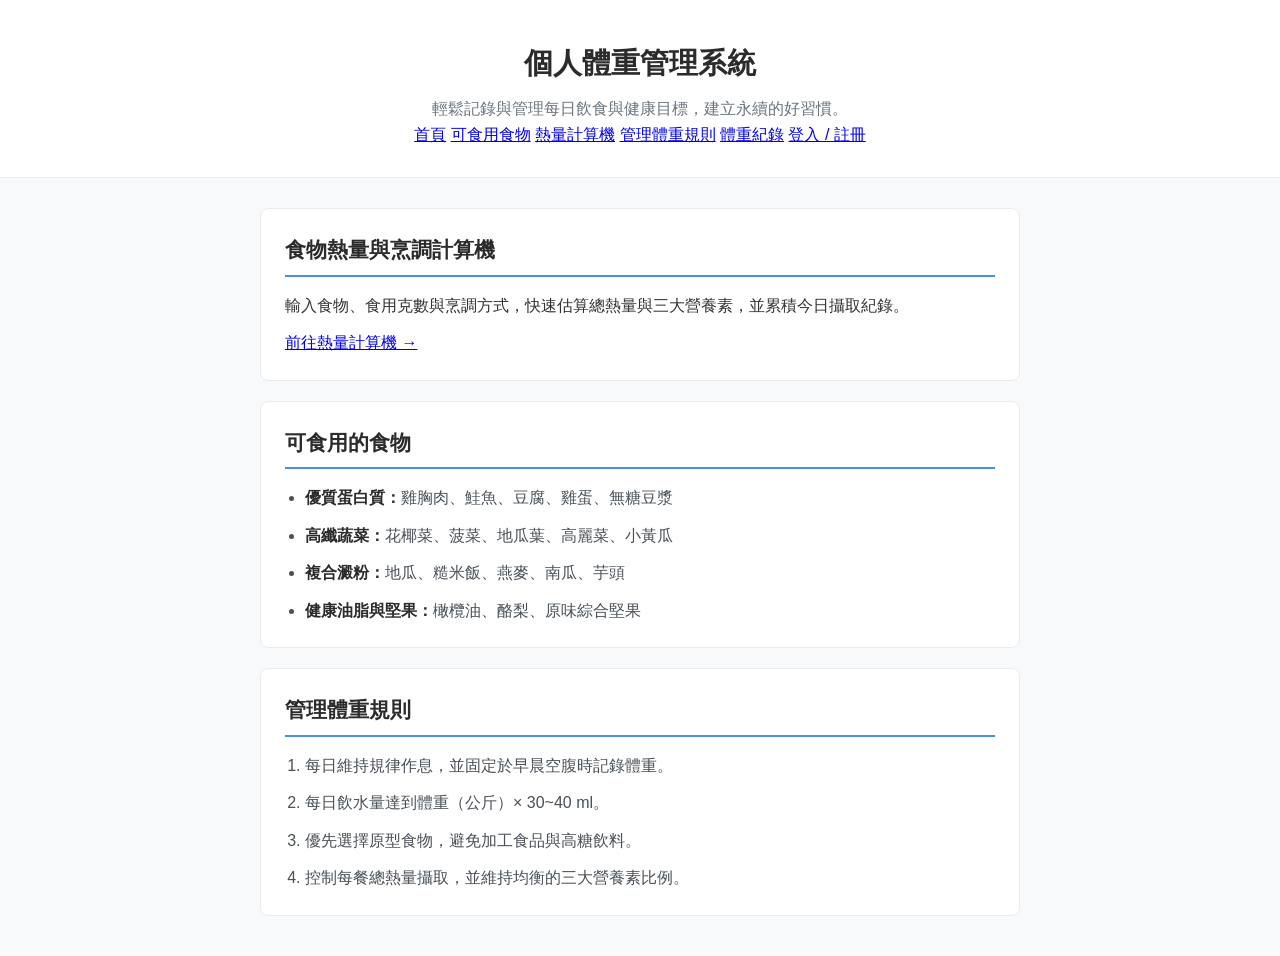
<file: index.html>
<!DOCTYPE html>
<html lang="zh-TW">
<head>
    <meta charset="UTF-8">
    <meta name="viewport" content="width=device-width, initial-scale=1.0">
    <title>個人體重管理系統</title>
    <link rel="stylesheet" href="style.css">
</head>
<body>

    <header class="header">
        <div class="container">
            <h1 class="site-title">個人體重管理系統</h1>
            <p class="tagline">輕鬆記錄與管理每日飲食與健康目標，建立永續的好習慣。</p>
            <nav class="nav-bar">
                <a href="index.html" class="nav-link active">首頁</a>
                <a href="food.html" class="nav-link">可食用食物</a>
                <a href="calculator.html" class="nav-link">熱量計算機</a>
                <a href="rules.html" class="nav-link">管理體重規則</a>
                <a href="record.html" class="nav-link">體重紀錄</a>
                <a href="login.html" class="nav-link">登入 / 註冊</a>
            </nav>
        </div>
    </header>

    <main class="container content">

        <!-- 熱量計算機快捷入口 -->
        <section class="card">
            <h2>食物熱量與烹調計算機</h2>
            <p>輸入食物、食用克數與烹調方式，快速估算總熱量與三大營養素，並累積今日攝取紀錄。</p>
            <p style="margin-top: 12px;">
                <a href="calculator.html" class="nav-link active" style="display: inline-block;">前往熱量計算機 →</a>
            </p>
        </section>

        <!-- 可食用的食物 -->
        <section class="card">
            <h2>可食用的食物</h2>
            <ul class="food-list">
                <li>
                    <strong>優質蛋白質：</strong>雞胸肉、鮭魚、豆腐、雞蛋、無糖豆漿
                </li>
                <li>
                    <strong>高纖蔬菜：</strong>花椰菜、菠菜、地瓜葉、高麗菜、小黃瓜
                </li>
                <li>
                    <strong>複合澱粉：</strong>地瓜、糙米飯、燕麥、南瓜、芋頭
                </li>
                <li>
                    <strong>健康油脂與堅果：</strong>橄欖油、酪梨、原味綜合堅果
                </li>
            </ul>
        </section>

        <!-- 管理體重規則 -->
        <section class="card">
            <h2>管理體重規則</h2>
            <ol class="rules-list">
                <li>每日維持規律作息，並固定於早晨空腹時記錄體重。</li>
                <li>每日飲水量達到體重（公斤）× 30~40 ml。</li>
                <li>優先選擇原型食物，避免加工食品與高糖飲料。</li>
                <li>控制每餐總熱量攝取，並維持均衡的三大營養素比例。</li>
            </ol>
        </section>

    </main>

    <script>
        document.addEventListener('DOMContentLoaded', () => {
            console.log('個人體重管理系統首頁載入完成');
        });
    </script>
</body>
</html>
</file>
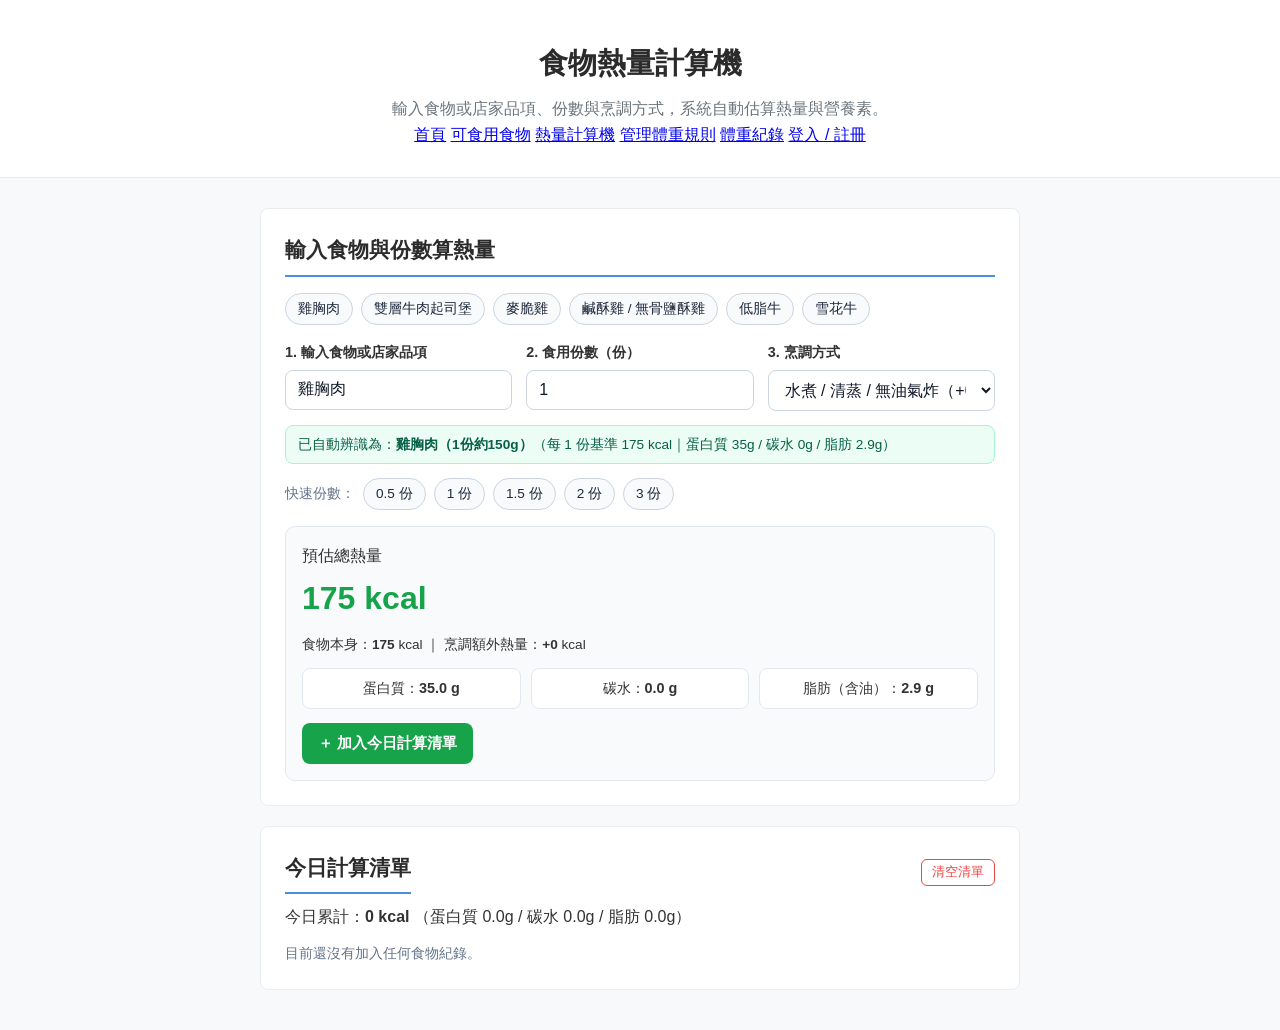
<file: calculator.html>
<!DOCTYPE html>
<html lang="zh-TW">
<head>
    <meta charset="UTF-8">
    <meta name="viewport" content="width=device-width, initial-scale=1.0">
    <title>食物熱量計算機 - 個人體重管理系統</title>
    <link rel="stylesheet" href="style.css">
    <style>
        .calc-grid {
            display: grid;
            grid-template-columns: repeat(auto-fit, minmax(220px, 1fr));
            gap: 14px;
            margin-bottom: 14px;
        }
        .form-group {
            display: flex;
            flex-direction: column;
            gap: 6px;
        }
        .form-group label {
            font-size: 0.9rem;
            font-weight: 600;
        }
        .form-group input,
        .form-group select {
            padding: 10px 12px;
            border: 1px solid #cbd5e1;
            border-radius: 8px;
            font-size: 1rem;
            background: #fff;
            color: #111827;
        }
        .match-badge {
            font-size: 0.85rem;
            padding: 8px 12px;
            border-radius: 8px;
            margin-bottom: 14px;
            background: #ecfdf5;
            border: 1px solid #a7f3d0;
            color: #065f46;
        }
        .match-badge.fallback {
            background: #fffbeb;
            border-color: #fde68a;
            color: #92400e;
        }
        .preset-row {
            display: flex;
            flex-wrap: wrap;
            gap: 8px;
            margin-bottom: 16px;
        }
        .btn-chip {
            padding: 6px 12px;
            border: 1px solid #cbd5e1;
            border-radius: 999px;
            background: #f8fafc;
            color: #1e293b;
            font-size: 0.85rem;
            cursor: pointer;
        }
        .btn-chip:hover {
            background: #2563eb;
            color: #fff;
            border-color: #2563eb;
        }
        .result-box {
            background: #f8fafc;
            border: 1px solid #e2e8f0;
            border-radius: 10px;
            padding: 16px;
            margin-top: 12px;
        }
        .total-cal {
            font-size: 2rem;
            font-weight: 700;
            color: #16a34a;
            margin: 4px 0 10px;
        }
        .macro-summary {
            display: grid;
            grid-template-columns: repeat(3, 1fr);
            gap: 10px;
            margin-bottom: 14px;
            text-align: center;
        }
        .macro-item {
            background: #fff;
            border: 1px solid #e2e8f0;
            border-radius: 8px;
            padding: 8px;
            font-size: 0.9rem;
        }
        .btn-primary {
            padding: 10px 16px;
            border: none;
            border-radius: 8px;
            background: #16a34a;
            color: #fff;
            font-size: 0.95rem;
            font-weight: 600;
            cursor: pointer;
        }
        .btn-primary:hover {
            background: #15803d;
        }
        .btn-danger-sm {
            padding: 4px 10px;
            border: 1px solid #ef4444;
            border-radius: 6px;
            background: transparent;
            color: #ef4444;
            font-size: 0.8rem;
            cursor: pointer;
        }
        .log-item {
            display: flex;
            justify-content: space-between;
            align-items: center;
            padding: 10px 12px;
            border-bottom: 1px solid #e2e8f0;
            gap: 12px;
        }
        .log-item:last-child {
            border-bottom: none;
        }
    </style>
</head>
<body>

    <header class="header">
        <div class="container">
            <h1 class="site-title">食物熱量計算機</h1>
            <p class="tagline">輸入食物或店家品項、份數與烹調方式，系統自動估算熱量與營養素。</p>
            <nav class="nav-bar">
                <a href="index.html" class="nav-link">首頁</a>
                <a href="food.html" class="nav-link">可食用食物</a>
                <a href="calculator.html" class="nav-link active">熱量計算機</a>
                <a href="rules.html" class="nav-link">管理體重規則</a>
                <a href="record.html" class="nav-link">體重紀錄</a>
                <a href="login.html" class="nav-link">登入 / 註冊</a>
            </nav>
        </div>
    </header>

    <main class="container content">
        <section class="card">
            <h2>輸入食物與份數算熱量</h2>

            <div class="preset-row" id="quickFoods"></div>

            <div class="calc-grid">
                <div class="form-group">
                    <label for="foodInput">1. 輸入食物或店家品項</label>
                    <input type="text" id="foodInput" list="foodDatalist" placeholder="例如：雙層牛肉起司堡、麥脆雞、鹹酥雞、雪花牛、低脂牛..." value="雞胸肉">
                    <datalist id="foodDatalist"></datalist>
                </div>

                <div class="form-group">
                    <label for="servingsInput">2. 食用份數（份）</label>
                    <input type="number" id="servingsInput" min="0.5" step="0.5" value="1">
                </div>

                <div class="form-group">
                    <label for="cookMethod">3. 烹調方式</label>
                    <select id="cookMethod">
                        <option value="boil">水煮 / 清蒸 / 無油氣炸（+0 kcal / 份）</option>
                        <option value="pan_light">乾煎 / 少油炒（+35 kcal / 份）</option>
                        <option value="stir_braise">一般炒 / 紅燒 / 滷味（+85 kcal / 份）</option>
                        <option value="deep_fry">油炸 / 裹粉炸（+210 kcal / 份）</option>
                    </select>
                </div>
            </div>

            <div id="matchStatus" class="match-badge"></div>

            <div class="preset-row">
                <span style="font-size: 0.85rem; color: #64748b; align-self: center;">快速份數：</span>
                <button type="button" class="btn-chip" onclick="setServings(0.5)">0.5 份</button>
                <button type="button" class="btn-chip" onclick="setServings(1)">1 份</button>
                <button type="button" class="btn-chip" onclick="setServings(1.5)">1.5 份</button>
                <button type="button" class="btn-chip" onclick="setServings(2)">2 份</button>
                <button type="button" class="btn-chip" onclick="setServings(3)">3 份</button>
            </div>

            <div class="result-box">
                <div>預估總熱量</div>
                <div class="total-cal"><span id="totalCal">175</span> kcal</div>
                <div style="font-size: 0.85rem; margin-bottom: 12px;">
                    食物本身：<strong id="rawCal">175</strong> kcal ｜ 烹調額外熱量：<strong id="extraCal">+0</strong> kcal
                </div>

                <div class="macro-summary">
                    <div class="macro-item">蛋白質：<strong><span id="totalPro">35.0</span> g</strong></div>
                    <div class="macro-item">碳水：<strong><span id="totalCarb">0.0</span> g</strong></div>
                    <div class="macro-item">脂肪（含油）：<strong><span id="totalFat">2.9</span> g</strong></div>
                </div>

                <button type="button" class="btn-primary" id="addBtn">＋ 加入今日計算清單</button>
            </div>
        </section>

        <section class="card">
            <div style="display: flex; justify-content: space-between; align-items: center; margin-bottom: 10px;">
                <h2 style="margin: 0;">今日計算清單</h2>
                <button type="button" class="btn-danger-sm" id="clearBtn">清空清單</button>
            </div>
            <p style="margin-bottom: 12px;">
                今日累計：<strong><span id="dayTotalCal">0</span> kcal</strong>
                （蛋白質 <span id="dayTotalPro">0</span>g / 碳水 <span id="dayTotalCarb">0</span>g / 脂肪 <span id="dayTotalFat">0</span>g）
            </p>
            <div id="logList"></div>
        </section>
    </main>

    <script>
        // 內建資料庫（以「每 1 份」為基準估算熱量與三大營養素）
        const FOOD_DB = [
            // 基礎食材
            { name: "雞胸肉（1份約150g）", keywords: ["雞胸", "舒肥雞", "7-11雞胸", "超商雞胸"], cal: 175, p: 35.0, c: 0, f: 2.9 },
            { name: "雞腿肉去皮（1份約140g）", keywords: ["去皮雞腿", "雞腿排"], cal: 215, p: 27.3, c: 0, f: 11.5 },
            { name: "帶皮雞腿肉（1份約150g）", keywords: ["雞腿", "大雞腿", "棒棒腿"], cal: 320, p: 26.0, c: 0, f: 23.4 },
            { name: "豬里肌瘦肉（1份約120g）", keywords: ["豬里肌", "豬肉片", "瘦豬肉"], cal: 175, p: 25.8, c: 0, f: 7.2 },
            { name: "豬五花 / 控肉（1份約120g）", keywords: ["五花肉", "三層肉", "控肉", "爌肉"], cal: 455, p: 15.6, c: 0, f: 43.2 },
            { name: "牛腱 / 牛板腱（1份約120g）", keywords: ["牛腱", "牛肉", "牛排", "沙朗"], cal: 175, p: 25.2, c: 0, f: 7.4 },
            { name: "鮭魚（1份約140g）", keywords: ["鮭魚肚", "鮭魚排"], cal: 290, p: 28.0, c: 0, f: 18.8 },
            { name: "雞蛋（1顆/份）", keywords: ["水煮蛋", "荷包蛋", "茶葉蛋", "溏心蛋", "蛋", "7-11茶葉蛋"], cal: 75, p: 6.5, c: 0.8, f: 5.0 },
            { name: "板豆腐（1份約150g）", keywords: ["傳統豆腐", "豆腐"], cal: 130, p: 12.8, c: 3.5, f: 7.5 },
            { name: "無糖豆漿（1杯/份約300ml）", keywords: ["豆漿"], cal: 95, p: 10.2, c: 3.6, f: 4.5 },
            { name: "白飯（1碗/份約150g）", keywords: ["米飯", "飯", "白米飯"], cal: 275, p: 4.7, c: 61.5, f: 0.5 },
            { name: "糙米飯 / 五穀飯（1碗/份約150g）", keywords: ["糙米", "五穀飯", "紫米飯"], cal: 230, p: 5.0, c: 49.2, f: 1.7 },
            { name: "地瓜（1條/份約150g）", keywords: ["番薯", "烤地瓜", "蒸地瓜", "地瓜"], cal: 185, p: 2.1, c: 43.5, f: 0.3 },
            { name: "燕麥片（1份約40g乾重）", keywords: ["大燕麥片", "麥片", "燕麥"], cal: 155, p: 5.3, c: 27.1, f: 2.6 },
            { name: "花椰菜 / 高麗菜 / 青菜（1份約120g）", keywords: ["花椰菜", "高麗菜", "青江菜", "菠菜", "地瓜葉", "青菜", "燙青菜"], cal: 30, p: 2.2, c: 6.2, f: 0.4 },

            // 50嵐
            { name: "50嵐 純茶（1杯/份）", keywords: ["50嵐", "50嵐純茶", "50嵐綠茶", "50嵐紅茶", "50嵐四季春", "50嵐黃金烏龍"], cal: 150, p: 0, c: 37.5, f: 0 },
            { name: "50嵐 拿鐵系列（1杯/份）", keywords: ["50嵐拿鐵", "四季拿鐵", "黃金烏龍拿鐵", "阿華田拿鐵"], cal: 285, p: 11.0, c: 35.0, f: 9.8 },
            { name: "50嵐 珍珠奶茶 / 奶綠（1杯/份）", keywords: ["50嵐珍奶", "50嵐珍珠奶茶", "珍珠奶茶", "波霸奶茶", "50嵐波霸"], cal: 560, p: 6.0, c: 97.5, f: 16.0 },
            { name: "50嵐 冰淇淋紅茶 / 綠茶（1杯/份）", keywords: ["50嵐冰淇淋", "冰淇淋紅茶", "冰淇淋綠茶"], cal: 340, p: 4.0, c: 56.0, f: 10.5 },

            // 7-11
            { name: "7-11 關東煮（1份/串）", keywords: ["7-11關東煮", "關東煮", "711關東煮", "黑輪", "甜不辣"], cal: 110, p: 5.5, c: 12.0, f: 4.2 },
            { name: "7-11 肉包 / 饅頭（1個/份）", keywords: ["7-11肉包", "7-11饅頭", "叉燒包", "肉包", "黑糖饅頭"], cal: 235, p: 7.2, c: 38.0, f: 5.5 },
            { name: "7-11 麵包 / 吐司（1份）", keywords: ["7-11麵包", "7-11吐司", "吐司", "夾心麵包"], cal: 295, p: 7.8, c: 46.0, f: 8.5 },

            // 麥當勞
            { name: "麥當勞 雙層牛肉起司堡（1份）", keywords: ["雙層牛肉起司堡", "雙層牛肉吉士堡", "雙層吉士堡", "麥當勞雙牛堡"], cal: 460, p: 25.0, c: 33.0, f: 25.0 },
            { name: "麥當勞 麥脆雞（1塊/份）", keywords: ["麥脆雞", "麥脆鷄", "麥當勞炸雞", "脆雞腿", "脆雞翅", "脆雞排"], cal: 255, p: 16.5, c: 11.5, f: 15.8 },
            { name: "麥當勞 漢堡 / 滿福堡類（1份）", keywords: ["麥當勞漢堡", "滿福堡", "豬肉滿福堡", "麥香雞", "麥香魚"], cal: 370, p: 16.5, c: 38.0, f: 16.5 },
            { name: "麥當勞 薯條 / 薯餅（1份）", keywords: ["麥當勞薯條", "薯條", "薯餅", "麥當勞薯餅"], cal: 320, p: 4.0, c: 39.0, f: 16.5 },
            { name: "麥當勞 麥克雞塊（1份）", keywords: ["麥克雞塊", "雞塊", "麥當勞雞塊"], cal: 290, p: 16.0, c: 16.5, f: 17.5 },
            { name: "麥當勞 蘋果派 / 甜品（1份）", keywords: ["蘋果派", "麥當勞蘋果派", "奶昔"], cal: 260, p: 2.8, c: 35.5, f: 12.0 },

            // 台灣炸物店常見品項
            { name: "炸物店 鹹酥雞 / 無骨鹽酥雞（1份）", keywords: ["鹹酥雞", "鹽酥雞", "無骨鹹酥雞", "炸雞丁", "炸物", "炸物店"], cal: 340, p: 22.0, c: 13.0, f: 22.0 },
            { name: "炸物店 雞排 / 脆皮雞排（1片/份）", keywords: ["雞排", "脆皮雞排", "香雞排", "炸雞排"], cal: 580, p: 36.0, c: 25.0, f: 37.0 },
            { name: "炸物店 甜不辣（1份）", keywords: ["炸甜不辣", "甜不辣"], cal: 240, p: 7.5, c: 24.0, f: 12.5 },
            { name: "炸物店 米血糕（1份）", keywords: ["炸米血", "米血糕", "豬血糕"], cal: 205, p: 5.5, c: 31.0, f: 6.5 },
            { name: "炸物店 四季豆 / 炸青菜（1份）", keywords: ["炸四季豆", "四季豆", "炸青菜", "炸花椰菜", "炸菇"], cal: 185, p: 3.8, c: 11.5, f: 13.8 },
            { name: "炸物店 百頁豆腐（1份）", keywords: ["炸百頁", "百頁豆腐", "百頁"], cal: 250, p: 12.0, c: 6.0, f: 19.5 },
            { name: "炸物店 魷魚腳 / 花枝丸（1份）", keywords: ["炸魷魚", "魷魚腳", "花枝丸", "炸花枝"], cal: 260, p: 15.5, c: 16.0, f: 15.0 },

            // 八方雲集
            { name: "八方雲集 鍋貼（1份約10顆）", keywords: ["八方鍋貼", "鍋貼", "招牌鍋貼", "韭菜鍋貼", "韓式鍋貼"], cal: 640, p: 22.0, c: 68.0, f: 31.0 },
            { name: "八方雲集 水餃（1份約10顆）", keywords: ["八方水餃", "水餃", "招牌水餃", "韭菜水餃", "鮮蝦水餃"], cal: 540, p: 21.0, c: 62.0, f: 22.5 },
            { name: "八方雲集 乾麵 / 湯麵（1碗/份）", keywords: ["八方乾麵", "八方湯麵", "麻醬麵", "酸辣湯麵", "榨菜肉絲麵"], cal: 410, p: 13.5, c: 58.0, f: 13.5 },
            { name: "八方雲集 湯品 / 小菜（1份）", keywords: ["八方酸辣湯", "八方玉米濃湯", "酸辣湯", "玉米濃湯", "滷蛋"], cal: 135, p: 5.5, c: 15.0, f: 5.5 },

            // 便當店
            { name: "便當 炸排骨 / 炸雞腿飯（1個/份）", keywords: ["炸排骨便當", "炸排骨", "炸雞腿飯", "炸雞腿便當", "排骨飯", "雞腿飯", "便當"], cal: 850, p: 32.0, c: 98.0, f: 35.0 },
            { name: "便當 滷肉 / 控肉 / 豬腳飯（1個/份）", keywords: ["控肉飯", "滷肉飯", "豬腳飯", "腿庫飯"], cal: 820, p: 29.0, c: 92.0, f: 36.0 },
            { name: "便當 烤/滷/瘦肉便當（1個/份）", keywords: ["烤雞腿便當", "滷雞腿便當", "紅燒排骨便當", "牛肉燴飯", "咖哩雞飯"], cal: 690, p: 34.0, c: 86.0, f: 22.0 },

            // 錢都涮涮鍋
            { name: "錢都 低脂牛（1份肉盤）", keywords: ["低脂牛", "錢都低脂牛", "瘦牛肉片"], cal: 195, p: 28.0, c: 0.6, f: 8.8 },
            { name: "錢都 雪花牛（1份肉盤）", keywords: ["雪花牛", "錢都雪花牛", "牛五花", "培根牛"], cal: 475, p: 18.2, c: 0.6, f: 44.2 },
            { name: "錢都 低脂雞肉 / 海鮮鍋食材（1份）", keywords: ["錢都雞肉", "錢都海鮮", "錢都低脂雞肉", "錢都虱目魚"], cal: 180, p: 23.0, c: 9.0, f: 5.2 },
            { name: "錢都 培根豬 / 霜降鍋食材（1份）", keywords: ["錢都", "錢都涮涮鍋", "培根豬", "霜降豬", "火鍋"], cal: 310, p: 17.5, c: 11.0, f: 21.5 }
        ];

        // 烹調方式設定：每 1 份額外增加的油脂克數與碳水克數
        const COOK_MAP = {
            boil: { label: "水煮/清蒸", extraFatPerServing: 0, extraCarbPerServing: 0 },
            pan_light: { label: "乾煎/少油炒", extraFatPerServing: 3.8, extraCarbPerServing: 0 },
            stir_braise: { label: "一般炒/紅燒/滷", extraFatPerServing: 7.5, extraCarbPerServing: 4.0 },
            deep_fry: { label: "油炸/裹粉", extraFatPerServing: 18.0, extraCarbPerServing: 12.0 }
        };

        const foodInput = document.getElementById("foodInput");
        const servingsInput = document.getElementById("servingsInput");
        const cookSelect = document.getElementById("cookMethod");
        const quickFoodsEl = document.getElementById("quickFoods");
        const datalistEl = document.getElementById("foodDatalist");
        const matchStatusEl = document.getElementById("matchStatus");
        const logListEl = document.getElementById("logList");

        let logs = JSON.parse(localStorage.getItem("weight_sys_food_logs") || "[]");

        function findFoodInfo(rawQuery) {
            const q = rawQuery.trim().toLowerCase();
            if (!q) {
                return { matched: false, name: "未輸入食物", cal: 0, p: 0, c: 0, f: 0 };
            }

            let found = FOOD_DB.find(item => item.name.toLowerCase() === q);
            if (!found) {
                found = FOOD_DB.find(item => {
                    const cleanName = item.name.split("（")[0].toLowerCase();
                    return cleanName.includes(q) || q.includes(cleanName);
                });
            }
            if (!found) {
                found = FOOD_DB.find(item =>
                    item.keywords.some(kw => kw.toLowerCase().includes(q) || q.includes(kw.toLowerCase()))
                );
            }

            if (found) {
                return {
                    matched: true,
                    matchedName: found.name,
                    cal: found.cal,
                    p: found.p,
                    c: found.c,
                    f: found.f
                };
            }

            return {
                matched: false,
                matchedName: rawQuery.trim(),
                cal: 220,
                p: 12.0,
                c: 22.0,
                f: 8.5
            };
        }

        function initFoods() {
            const quickList = [
                "雞胸肉（1份約150g）",
                "麥當勞 雙層牛肉起司堡（1份）",
                "麥當勞 麥脆雞（1塊/份）",
                "炸物店 鹹酥雞 / 無骨鹽酥雞（1份）",
                "錢都 低脂牛（1份肉盤）",
                "錢都 雪花牛（1份肉盤）"
            ];
            FOOD_DB.forEach(item => {
                const opt = document.createElement("option");
                opt.value = item.name;
                datalistEl.appendChild(opt);
            });

            quickList.forEach(name => {
                const btn = document.createElement("button");
                btn.type = "button";
                btn.className = "btn-chip";
                btn.textContent = name.split("（")[0].replace(/^(麥當勞|炸物店|錢都)\s*/, "");
                btn.onclick = () => {
                    foodInput.value = name;
                    calcNow();
                };
                quickFoodsEl.appendChild(btn);
            });
        }

        function setServings(s) {
            servingsInput.value = s;
            calcNow();
        }

        function calcNow() {
            const query = foodInput.value.trim();
            const servings = Math.max(0, parseFloat(servingsInput.value) || 0);
            const cook = COOK_MAP[cookSelect.value] || COOK_MAP.boil;

            const info = findFoodInfo(query);

            if (!query) {
                matchStatusEl.className = "match-badge fallback";
                matchStatusEl.textContent = "請在上方輸入食物或店家品項，系統會自動帶入每份熱量基準。";
            } else if (info.matched) {
                matchStatusEl.className = "match-badge";
                matchStatusEl.innerHTML = `已自動辨識為：<strong>${info.matchedName}</strong>（每 1 份基準 ${info.cal} kcal｜蛋白質 ${info.p}g / 碳水 ${info.c}g / 脂肪 ${info.f}g）`;
            } else {
                matchStatusEl.className = "match-badge fallback";
                matchStatusEl.innerHTML = `資料庫無「<strong>${query}</strong>」精確資料，已採用一般單份平均值（每份約 220 kcal）自動估算。`;
            }

            const extraFat = cook.extraFatPerServing * servings;
            const extraCarb = cook.extraCarbPerServing * servings;
            const rawCal = info.cal * servings;
            const extraCal = extraFat * 9 + extraCarb * 4;
            const totalCal = rawCal + extraCal;

            const totalP = info.p * servings;
            const totalC = info.c * servings + extraCarb;
            const totalF = info.f * servings + extraFat;

            document.getElementById("totalCal").textContent = Math.round(totalCal);
            document.getElementById("rawCal").textContent = Math.round(rawCal);
            document.getElementById("extraCal").textContent = `+${Math.round(extraCal)}`;
            document.getElementById("totalPro").textContent = totalP.toFixed(1);
            document.getElementById("totalCarb").textContent = totalC.toFixed(1);
            document.getElementById("totalFat").textContent = totalF.toFixed(1);

            return {
                name: query || "未命名食物",
                servings,
                cookLabel: cook.label,
                cal: Math.round(totalCal),
                p: parseFloat(totalP.toFixed(1)),
                c: parseFloat(totalC.toFixed(1)),
                f: parseFloat(totalF.toFixed(1))
            };
        }

        function renderLogs() {
            logListEl.innerHTML = "";
            let sumCal = 0, sumP = 0, sumC = 0, sumF = 0;

            if (logs.length === 0) {
                logListEl.innerHTML = `<p style="color:#64748b; font-size:0.9rem;">目前還沒有加入任何食物紀錄。</p>`;
            } else {
                logs.forEach((item, index) => {
                    sumCal += item.cal;
                    sumP += item.p;
                    sumC += item.c;
                    sumF += item.f;

                    const div = document.createElement("div");
                    div.className = "log-item";
                    div.innerHTML = `
                        <div>
                            <strong>${item.name}</strong>（${item.servings} 份 · ${item.cookLabel}）
                            <div style="font-size:0.82rem; color:#475569;">
                                蛋白質 ${item.p}g / 碳水 ${item.c}g / 脂肪 ${item.f}g
                            </div>
                        </div>
                        <div style="display:flex; align-items:center; gap:10px;">
                            <strong>${item.cal} kcal</strong>
                            <button type="button" class="btn-danger-sm" onclick="removeLog(${index})">刪除</button>
                        </div>
                    `;
                    logListEl.appendChild(div);
                });
            }

            document.getElementById("dayTotalCal").textContent = Math.round(sumCal);
            document.getElementById("dayTotalPro").textContent = sumP.toFixed(1);
            document.getElementById("dayTotalCarb").textContent = sumC.toFixed(1);
            document.getElementById("dayTotalFat").textContent = sumF.toFixed(1);
            localStorage.setItem("weight_sys_food_logs", JSON.stringify(logs));
        }

        function removeLog(i) {
            logs.splice(i, 1);
            renderLogs();
        }

        [foodInput, servingsInput, cookSelect].forEach(el => {
            el.addEventListener("input", calcNow);
            el.addEventListener("change", calcNow);
        });

        document.getElementById("addBtn").addEventListener("click", () => {
            const data = calcNow();
            if (!foodInput.value.trim() || data.servings <= 0) return;
            logs.unshift(data);
            renderLogs();
        });

        document.getElementById("clearBtn").addEventListener("click", () => {
            logs = [];
            renderLogs();
        });

        initFoods();
        calcNow();
        renderLogs();
    </script>
</body>
</html>
</file>
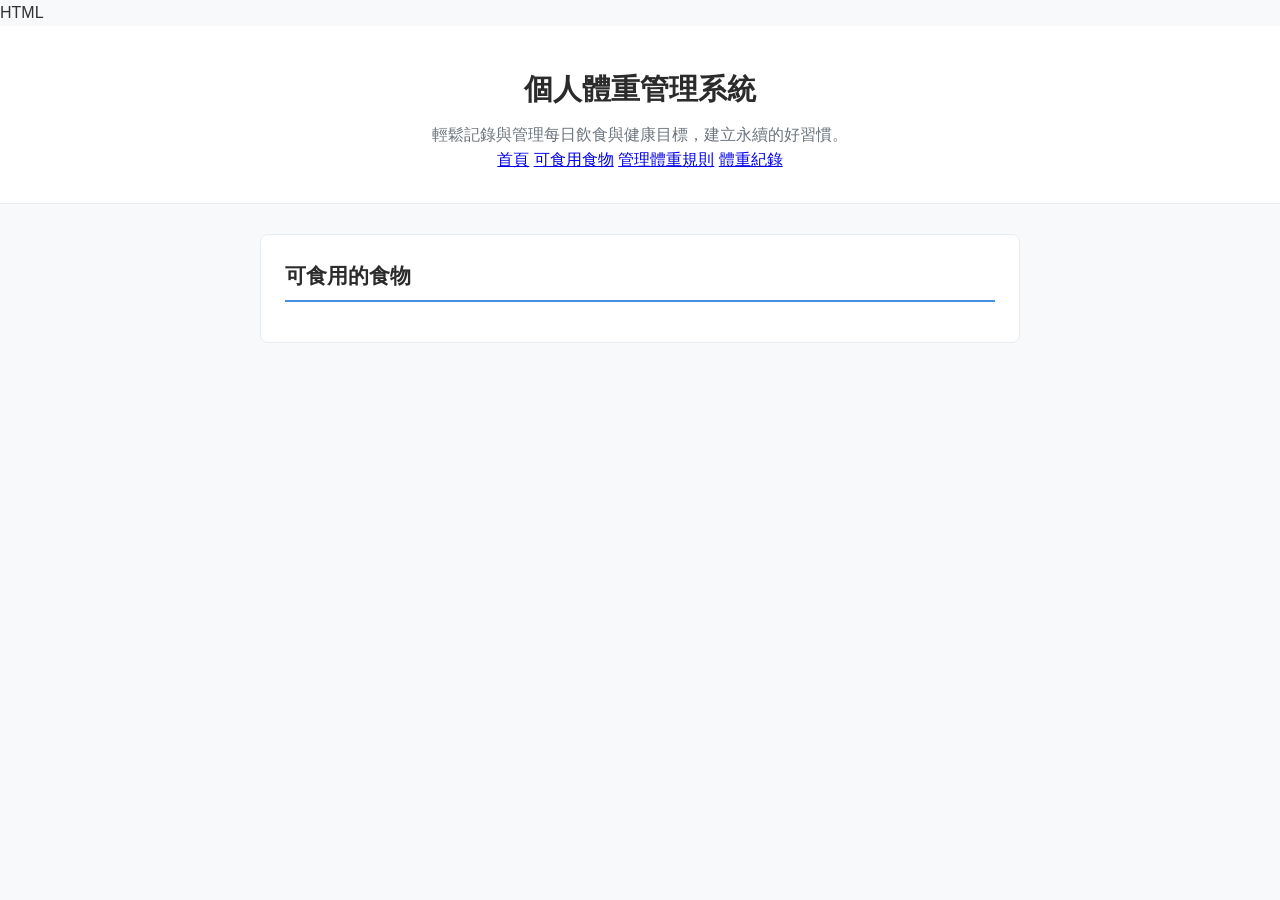
<file: food.html>
HTML
<!DOCTYPE html>
<html lang="zh-TW">
<head>
    <meta charset="UTF-8">
    <meta name="viewport" content="width=device-width, initial-scale=1.0">
    <title>個人體重管理系統 - 可食用食物</title>
    <link rel="stylesheet" href="style.css">
</head>
<body>

    <header class="header">
        <div class="container">
            <h1 class="site-title">個人體重管理系統</h1>
            <p class="tagline">輕鬆記錄與管理每日飲食與健康目標，建立永續的好習慣。</p>
            <nav class="nav-bar">
                <a href="index.html" class="nav-link">首頁</a>
                <a href="food.html" class="nav-link active">可食用食物</a>
                <a href="rules.html" class="nav-link">管理體重規則</a>
                <a href="record.html" class="nav-link">體重紀錄</a>
            </nav>
        </div>
    </header>

    <main class="container content">
        <section class="card">
            <h2>可食用的食物</h2>
        </section>
    </main>

    <script>
        document.addEventListener('DOMContentLoaded', () => {
            console.log('可食用食物頁面載入完成');
        });
    </script>
</body>
</html>
</file>
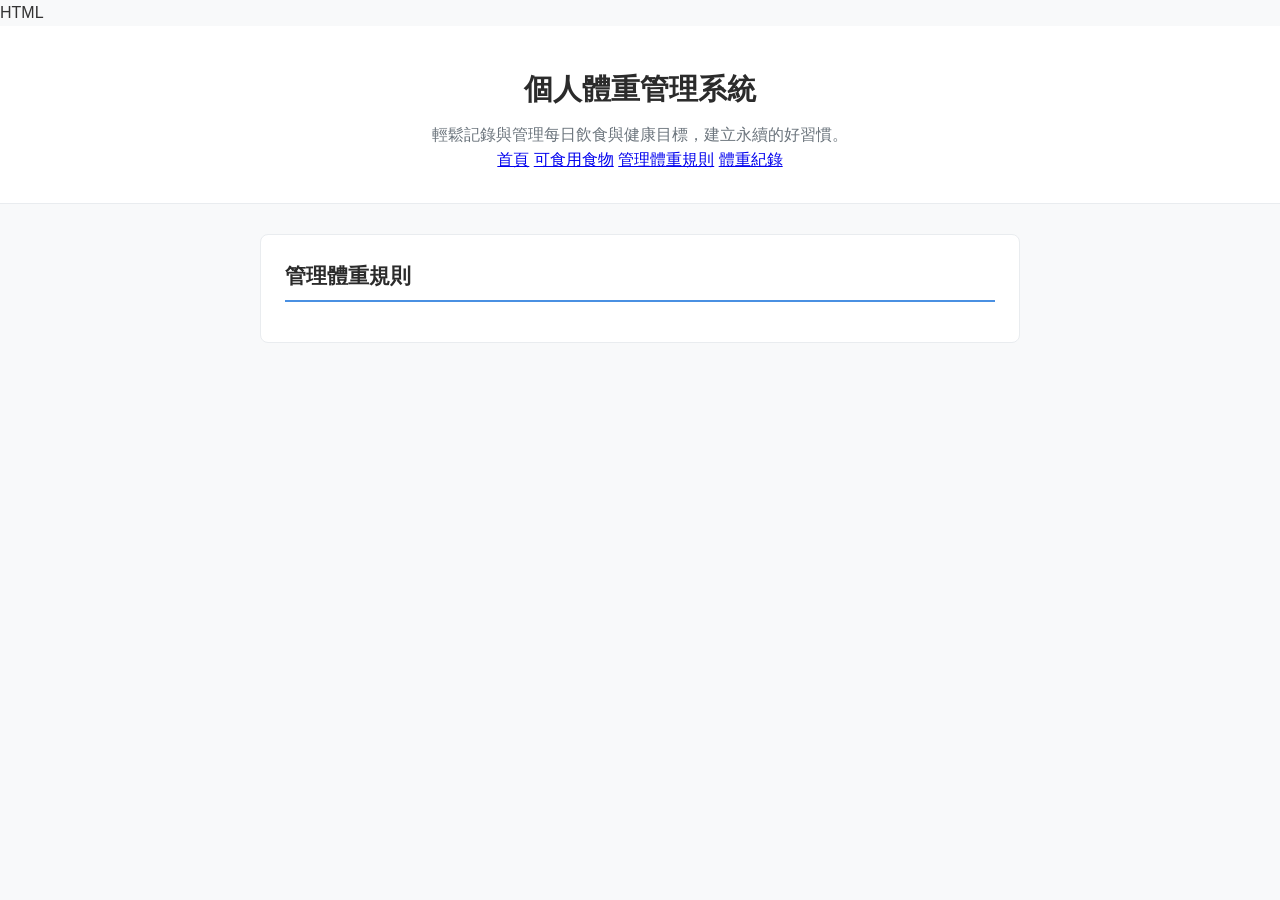
<file: rules.html>
HTML
<!DOCTYPE html>
<html lang="zh-TW">
<head>
    <meta charset="UTF-8">
    <meta name="viewport" content="width=device-width, initial-scale=1.0">
    <title>個人體重管理系統 - 管理體重規則</title>
    <link rel="stylesheet" href="style.css">
</head>
<body>

    <header class="header">
        <div class="container">
            <h1 class="site-title">個人體重管理系統</h1>
            <p class="tagline">輕鬆記錄與管理每日飲食與健康目標，建立永續的好習慣。</p>
            <nav class="nav-bar">
                <a href="index.html" class="nav-link">首頁</a>
                <a href="food.html" class="nav-link">可食用食物</a>
                <a href="rules.html" class="nav-link active">管理體重規則</a>
                <a href="record.html" class="nav-link">體重紀錄</a>
            </nav>
        </div>
    </header>

    <main class="container content">
        <section class="card">
            <h2>管理體重規則</h2>
        </section>
    </main>

    <script>
        document.addEventListener('DOMContentLoaded', () => {
            console.log('管理體重規則頁面載入完成');
        });
    </script>
</body>
</html>
</file>
<file: style.css>
/* 全局基礎樣式 */
* {
    box-sizing: border-box;
    margin: 0;
    padding: 0;
}

body {
    font-family: -apple-system, BlinkMacSystemFont, "Segoe UI", Roboto, "Helvetica Neue", Arial, sans-serif;
    line-height: 1.6;
    background-color: #f8f9fa;
    color: #333333;
    padding-bottom: 40px;
}

/* 容器寬度與響應式邊距 */
.container {
    width: 100%;
    max-width: 800px;
    margin: 0 auto;
    padding: 0 20px;
}

/* 頁首樣式 */
.header {
    background-color: #ffffff;
    border-bottom: 1px solid #e9ecef;
    padding: 40px 0 30px;
    text-align: center;
    margin-bottom: 30px;
}

.site-title {
    font-size: 1.8rem;
    color: #2b2b2b;
    margin-bottom: 10px;
}

.tagline {
    font-size: 1rem;
    color: #6c757d;
}

/* 卡片區塊樣式 */
.content {
    display: flex;
    flex-direction: column;
    gap: 20px;
}

.card {
    background: #ffffff;
    padding: 24px;
    border-radius: 8px;
    border: 1px solid #e9ecef;
}

.card h2 {
    font-size: 1.3rem;
    color: #2b2b2b;
    margin-bottom: 16px;
    padding-bottom: 8px;
    border-bottom: 2px solid #4a90e2;
}

/* 列表樣式 */
.food-list, .rules-list {
    padding-left: 20px;
}

.food-list li, .rules-list li {
    margin-bottom: 12px;
    color: #495057;
}

.food-list li:last-child, .rules-list li:last-child {
    margin-bottom: 0;
}

.food-list strong {
    color: #2b2b2b;
}

/* 手機版微調 */
@media (max-width: 480px) {
    .header {
        padding: 30px 0 20px;
    }

    .site-title {
        font-size: 1.5rem;
    }

    .tagline {
        font-size: 0.95rem;
    }

    .card {
        padding: 16px;
    }

    .card h2 {
        font-size: 1.15rem;
    }
}
</file>
